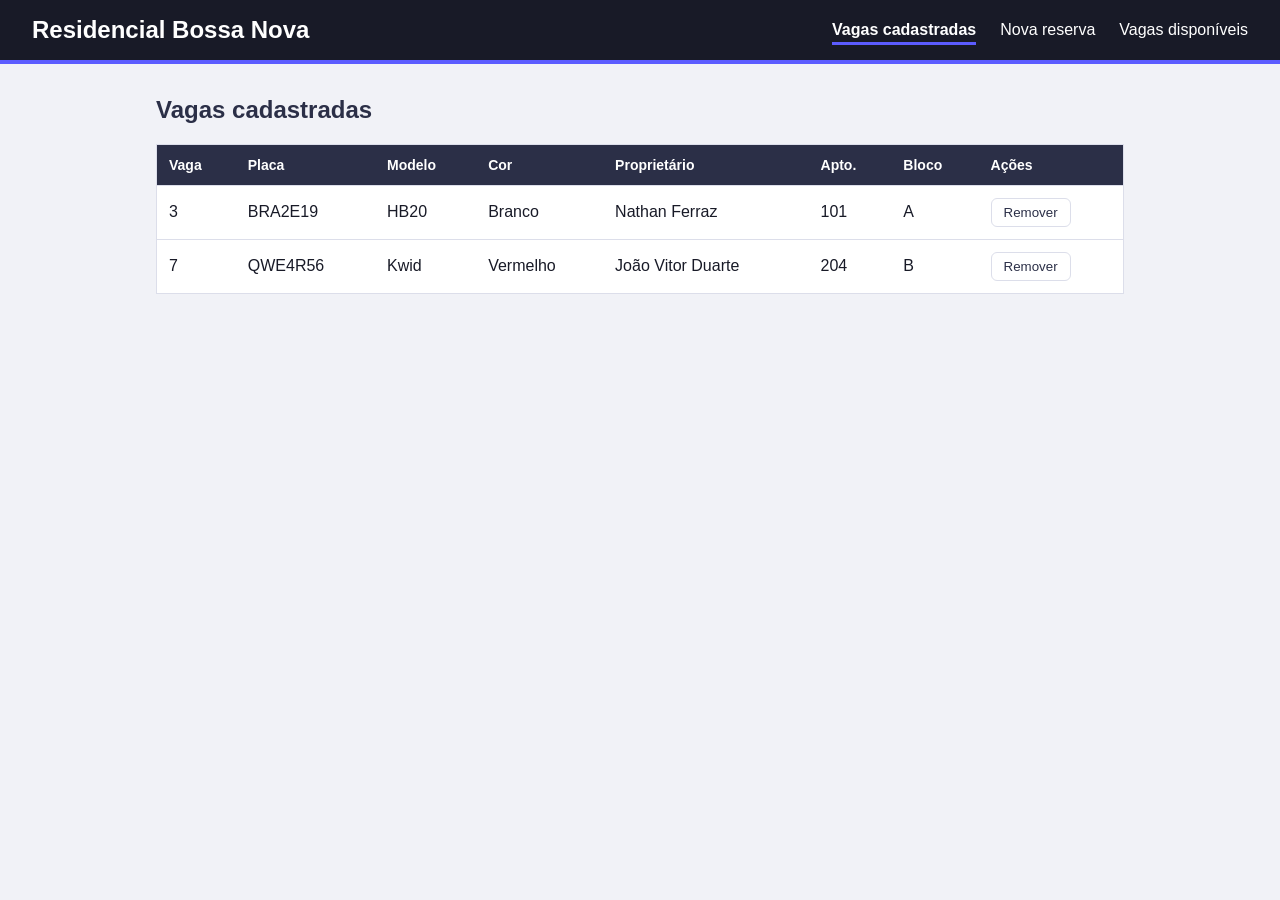
<file: index.html>
<!DOCTYPE html>
<html lang="pt-br">

<head>
    <meta charset="UTF-8">
    <meta name="viewport" content="width=device-width, initial-scale=1.0">
    <title>Vagas Cadastradas | Estacionamento</title>
    <link rel="stylesheet" href="css/style.css">
</head>

<body>
    <header>
        <h1>Residencial Bossa Nova</h1>
        <nav>
            <ul>
                <li><a href="index.html" class="ativo">Vagas cadastradas</a></li>
                <li><a href="cadastro.html">Nova reserva</a></li>
                <li><a href="disponiveis.html">Vagas disponíveis</a></li>
            </ul>
        </nav>
    </header>


    <main class="conteudo-largo">
        <h2>Vagas cadastradas</h2>

        <div class="tabela-rolagem">
            <table>
                <thead>
                    <tr>
                        <th>Vaga</th>
                        <th>Placa</th>
                        <th>Modelo</th>
                        <th>Cor</th>
                        <th>Proprietário</th>
                        <th>Apto.</th>
                        <th>Bloco</th>
                        <th>Ações</th>
                    </tr>
                </thead>
                <tbody id="lista-reservas">
                </tbody>
            </table>
        </div>
    </main>

    <script src="js/model/reservaModel.js"></script>
    <script src="js/model/reservaModel.js"></script>
    <script src="js/controller/listaController.js"></script>
</body>

</html>
</file>
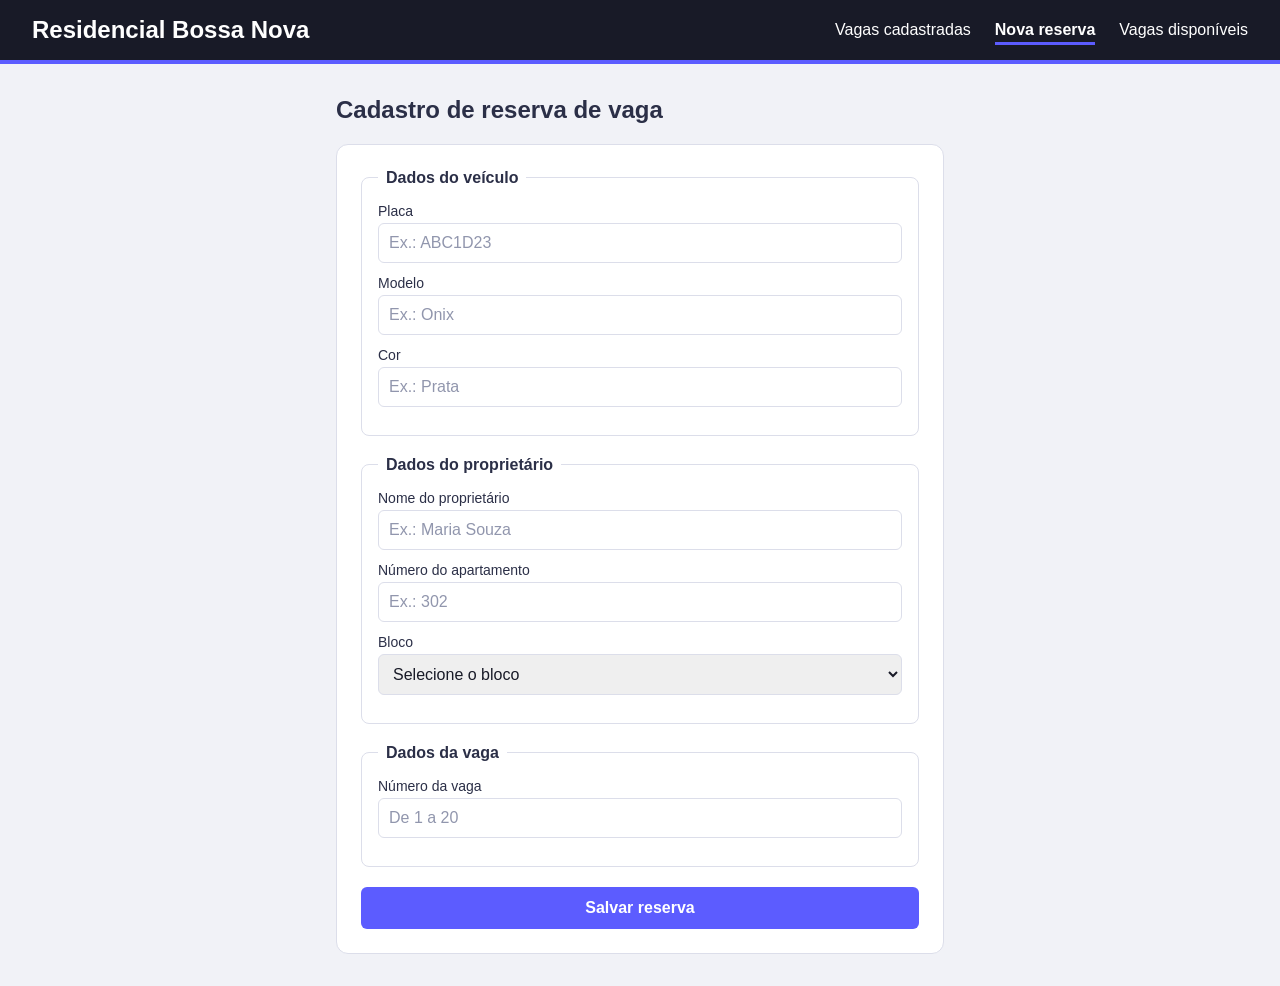
<file: cadastro.html>
<!DOCTYPE html>
<html lang="pt-br">
<head>
    <meta charset="UTF-8">
    <meta name="viewport" content="width=device-width, initial-scale=1.0">
    <title>Cadastro de Reserva | Estacionamento</title>
    <link rel="stylesheet" href="css/style.css">
</head>
<body> 
    <header>
        <h1>Residencial Bossa Nova</h1>
        <nav>
            <ul>
                <li><a href="index.html">Vagas cadastradas</a></li>
                <li><a href="cadastro.html" class="ativo">Nova reserva</a></li>
                <li><a href="disponiveis.html">Vagas disponíveis</a></li>
            </ul>
        </nav>
    </header>

    <main>
        <h2>Cadastro de reserva de vaga</h2>
        
        <form id="form-reserva">
            <fieldset>
                <legend>Dados do veículo</legend>

                <div class="campo">
                    <label for="placa">Placa</label>
                    <input type="text" id="placa" name="placa" placeholder="Ex.: ABC1D23" maxlength="7" required>
                </div>

                <div class="campo">
                    <label for="modelo">Modelo</label>
                    <input type="text" id="modelo" name="modelo" placeholder="Ex.: Onix" required>
                </div>

                <div class="campo">
                    <label for="cor">Cor</label>
                    <input type="text" id="cor" name="cor" placeholder="Ex.: Prata" required>
                </div>

            </fieldset>
                        <fieldset>
                <legend>Dados do proprietário</legend>

                <div class="campo">
                    <label for="nome">Nome do proprietário</label>
                    <input type="text" id="nome" name="nome" placeholder="Ex.: Maria Souza" required>
                </div>

                <div class="campo">
                    <label for="apartamento">Número do apartamento</label>
                    <input type="number" id="apartamento" name="apartamento" placeholder="Ex.: 302" min="1" required>
                </div>

                <div class="campo">
                    <label for="bloco">Bloco</label>
                    <select id="bloco" name="bloco" required>
                        <option value="">Selecione o bloco</option>
                        <option value="A">Bloco A</option>
                        <option value="B">Bloco B</option>
                        <option value="C">Bloco C</option>
                    </select>
                </div>
            </fieldset>

                        <fieldset>
                <legend>Dados da vaga</legend>

                <div class="campo">
                    <label for="vaga">Número da vaga</label>
                    <input type="number" id="vaga" name="vaga" placeholder="De 1 a 20" min="1" max="20" required>
                </div>
            </fieldset>

            <button type="submit" class="botao-principal">Salvar reserva</button>
        </form>
    </main>
    <script src="js/model/reservaModel.js"></script>
    <script src="js/model/reservaModel.js"></script>
    <script src="js/controller/cadastroController.js"></script>
</body>
</html>
</file>
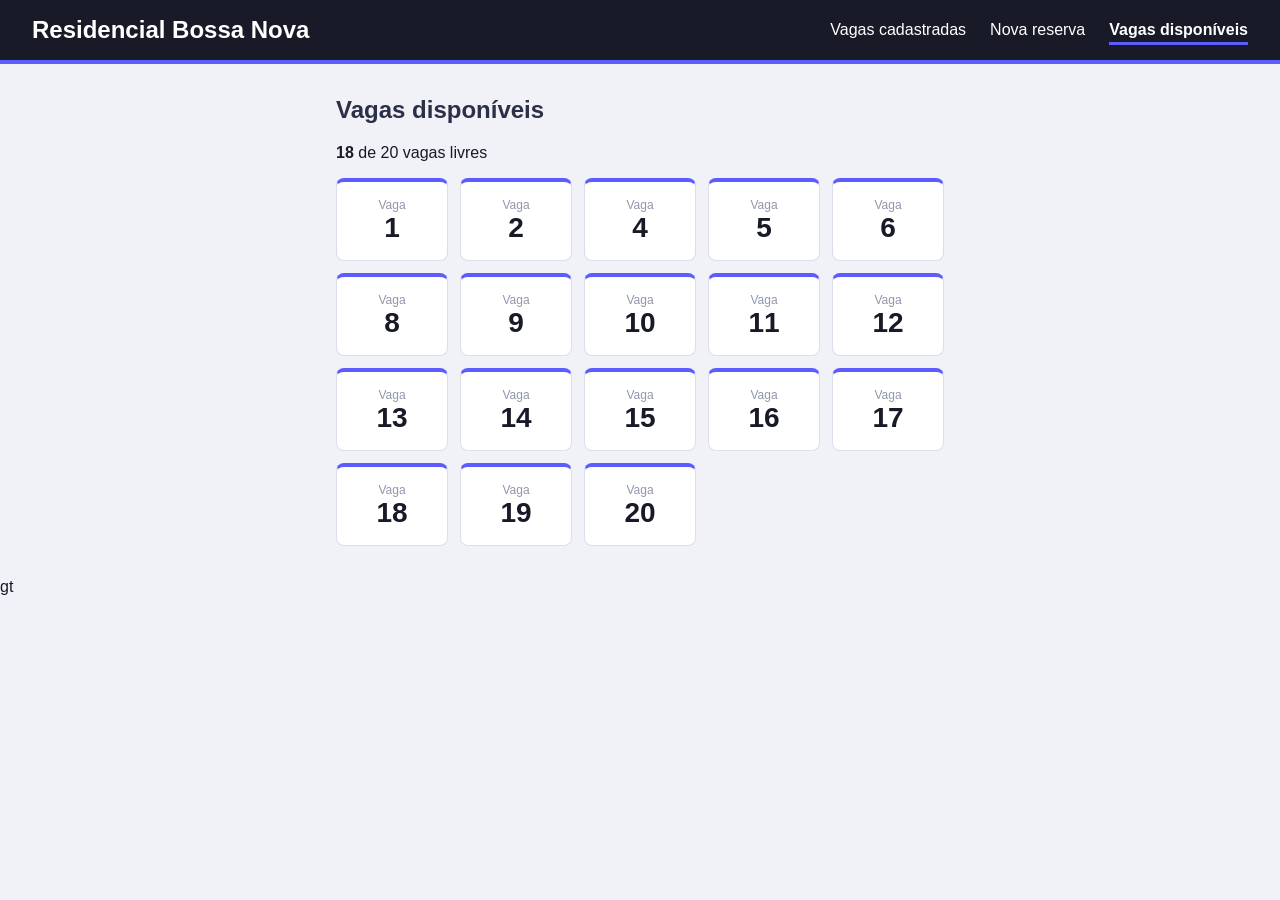
<file: disponiveis.html>
<!DOCTYPE html>
<html lang="pt-br">
<head>
    <meta charset="UTF-8">
    <meta name="viewport" content="width=device-width, initial-scale=1.0">
    <title>Vagas Disponíveis | Estacionamento</title>
    <link rel="stylesheet" href="css/style.css">
</head>
<body> 
    <header>
        <h1>Residencial Bossa Nova</h1>
        <nav>
            <ul>
                <li><a href="index.html">Vagas cadastradas</a></li>
                <li><a href="cadastro.html">Nova reserva</a></li>
                <li><a href="disponiveis.html" class="ativo">Vagas disponíveis</a></li>
            </ul>
        </nav>
    </header>

    
    <main>
        <h2>Vagas disponíveis</h2>

        <p id="resumo-vagas"></p>

        <section id="lista-disponiveis" class="grade-vagas">
        </section>
    </main>

        <script src="js/model/reservaModel.js"></script>
        <script src="js/controller/disponiveisController.js"></script>gt
</body>
</html>
</file>
<file: css/style.css>
/* Estilos gerais */
* {
    box-sizing: border-box;
}

body {
    margin: 0;
    font-family: Arial, sans-serif;
    background-color: #F1F2F7;
    color: #181A27;
}

/* Cabeçalho */
header {
    background-color: #181A27;
    color: #FFFFFF;
    padding: 16px 32px;
    border-bottom: 4px solid #5C5CFF;
    display: flex;
    justify-content: space-between;
    align-items: center;
}

header h1 {
    margin: 0;
    font-size: 24px;
}

nav ul {
    list-style-type: none;
    margin: 0;
    padding: 0;
    display: flex;
    gap: 24px;
}

nav a {
    color: #FFFFFF;
    text-decoration: none;
}

nav a:hover {
    text-decoration: underline;
    text-decoration-color: #5C5CFF;
}

nav a.ativo {
    font-weight: bold;
    padding-bottom: 4px;
    border-bottom: 3px solid #5C5CFF;
}

nav a.ativo:hover {
    text-decoration: none;
}

/* Conteúdo principal e formulário */
main {
    max-width: 640px;
    margin: 32px auto;
    padding: 0 16px;
}

main h2 {
    color: #2B2F47;
}

form {
    background-color: #FFFFFF;
    border: 1px solid #DCDEEA;
    border-radius: 12px;
    padding: 24px;
}

fieldset {
    border: 1px solid #DCDEEA;
    border-radius: 8px;
    padding: 16px;
    margin: 0 0 20px 0;
}

legend {
    color: #2B2F47;
    font-weight: bold;
    padding: 0 8px;
}

.campo {
    display: flex;
    flex-direction: column;
    margin-bottom: 12px;
}

.campo label {
    color: #2B2F47;
    font-size: 14px;
    margin-bottom: 4px;
}

.campo input,
.campo select {
    padding: 10px;
    border: 1px solid #DCDEEA;
    border-radius: 6px;
    font-family: inherit;
    font-size: 16px;
    color: #181A27;
}

.campo input::placeholder {
    color: #9196AD;
}

.campo input:focus,
.campo select:focus {
    border-color: #5C5CFF;
    outline: 2px solid #5C5CFF;
}

/* Botão principal */
.botao-principal {
    width: 100%;
    padding: 12px;
    background-color: #5C5CFF;
    color: #FFFFFF;
    border: none;
    border-radius: 6px;
    font-family: inherit;
    font-size: 16px;
    font-weight: bold;
    cursor: pointer;
    transition: background-color 0.3s ease;
}

.botao-principal:hover {
    background-color: #2B2F47;
}

/* Tabela de vagas cadastradas */
.conteudo-largo {
    max-width: 1000px;
}

table {
    width: 100%;
    border-collapse: collapse;
    background-color: #FFFFFF;
    border: 1px solid #DCDEEA;
}

th,
td {
    padding: 12px;
    text-align: left;
    border-bottom: 1px solid #DCDEEA;
}

th {
    background-color: #2B2F47;
    color: #FFFFFF;
    font-size: 14px;
}

tbody tr:hover {
    background-color: #F1F2F7;
}

/* Botão de remover na tabela */
.botao-remover {
    padding: 6px 12px;
    background-color: #FFFFFF;
    color: #2B2F47;
    border: 1px solid #DCDEEA;
    border-radius: 6px;
    font-family: inherit;
    cursor: pointer;
    transition: background-color 0.3s ease, color 0.3s ease;
}

.botao-remover:hover {
    background-color: #2B2F47;
    color: #FFFFFF;
}

/* Vagas disponíveis */
.grade-vagas {
    display: grid;
    grid-template-columns: 1fr 1fr 1fr 1fr 1fr;
    gap: 12px;
}

.cartao-vaga {
    background-color: #FFFFFF;
    border: 1px solid #DCDEEA;
    border-top: 4px solid #5C5CFF;
    border-radius: 8px;
    padding: 16px 8px;
    display: flex;
    flex-direction: column;
    align-items: center;
    animation-name: fade-in;
    animation-duration: 0.6s;
}

.cartao-vaga span {
    color: #9196AD;
    font-size: 12px;
}

.cartao-vaga strong {
    color: #181A27;
    font-size: 28px;
}

/* Animação de entrada dos cartões */
@keyframes fade-in {
    0% {
        opacity: 0;
    }

    100% {
        opacity: 1;
    }
}

/* Tabela com rolagem lateral quando não couber */
.tabela-rolagem {
    overflow-x: auto;
}

/* Ajustes para telas pequenas (celular) */
@media screen and (max-width: 768px) {
    header {
        flex-direction: column;
        gap: 12px;
        padding: 16px;
    }

    header h1 {
        font-size: 20px;
    }

    nav ul {
        flex-wrap: wrap;
        justify-content: center;
        gap: 8px 16px;
    }

    nav a {
        white-space: nowrap;
    }

    th,
    td {
        padding: 8px;
        font-size: 14px;
    }

    .grade-vagas {
        grid-template-columns: 1fr 1fr 1fr;
    }
}
</file>
